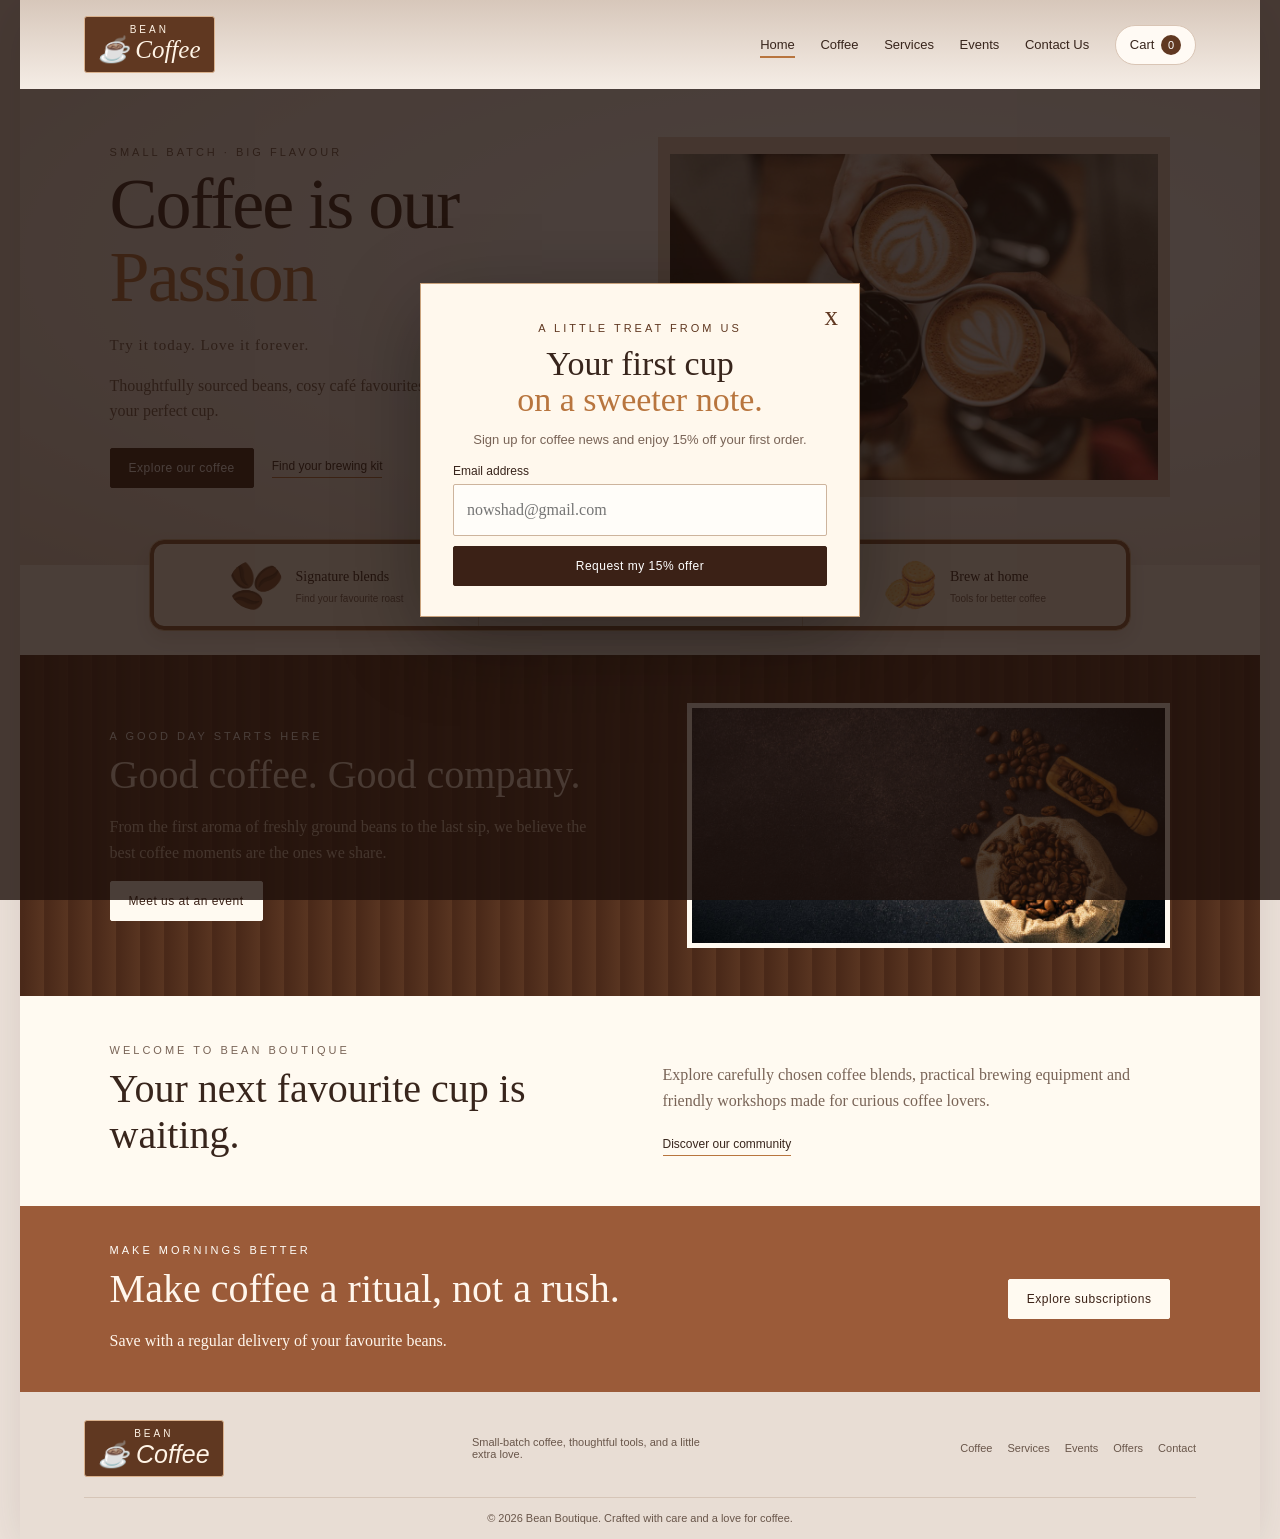
<file: index.html>
<!DOCTYPE html>
<html lang="en">

<head>
  <meta charset="UTF-8">
  <meta name="viewport" content="width=device-width, initial-scale=1">
  <meta name="description"
    content="Discover small-batch coffee, brewing equipment, events and subscriptions at Bean Boutique.">
  <title>Bean Boutique | Coffee is Our Passion</title>
  <link rel="stylesheet" href="style.css">
  <script src="script.js" defer></script>
</head>

<body data-page="home">
  <div class="site-shell">
    <header class="site-header">
      <a class="logo" href="index.html"><small>BEAN</small><span>☕ Coffee</span></a>
      <button class="nav-toggle" aria-label="Open navigation" aria-expanded="false">☰</button>
      <nav class="main-nav" aria-label="Main navigation">
        <a class="active" href="index.html">Home</a>
        <a href="coffee.html">Coffee</a>
        <a href="services.html">Services</a>
        <a href="events.html">Events</a>
        <a href="contact.html">Contact Us</a>
        <a class="nav-cart" href="cart.html">Cart <span class="cart-count">0</span></a>
      </nav>
    </header>

    <main>
      <section class="hero">
        <div class="hero-copy">
          <p class="eyebrow">Small batch · Big flavour</p>
          <h1>Coffee is our <em>Passion</em></h1>
          <p class="tagline">Try it today. Love it forever.</p>
          <p>Thoughtfully sourced beans, cosy café favourites and equipment for your perfect cup.</p>
          <div class="button-row">
            <a class="button" href="coffee.html">Explore our coffee</a>
            <a class="text-link" href="services.html">Find your brewing kit</a>
          </div>
        </div>

        <div class="hero-art slideshow">
          <img class="slide active" src="images/1.jpg" alt="Freshly made espresso">
          <img class="slide" src="images/4.png" alt="Coffee with latte art">
          <img class="slide" src="images/6.png" alt="Iced coffee served in a glass">
          <div class="slide-caption"><span>YOUR DAILY RITUAL</span>
            <strong>Made with care.</strong>
          </div>
        </div>
      </section>

      <section class="feature-strip" aria-label="Shop highlights">
        <a class="feature-tile" href="coffee.html">
          <img src="images/7.png" alt="Coffee beans">
          <span><strong>Signature blends</strong><small>Find your favourite roast</small></span>
        </a>
        <a class="feature-tile" href="coffee.html">
          <img src="images/8.png" alt="Chocolate treat">
          <span><strong>Little treats</strong><small>Something sweet with your cup</small></span>
        </a>
        <a class="feature-tile" href="services.html">
          <img src="images/9.png" alt="Coffee and biscuits">
          <span><strong>Brew at home</strong><small>Tools for better coffee</small></span>
        </a>
      </section>

      <section class="home-band">
        <div>
          <p class="eyebrow light">A good day starts here</p>
          <h2>Good coffee. Good company.</h2>
          <p>From the first aroma of freshly ground beans to the last sip, we believe the best coffee moments are the ones we share.</p>
          <a class="button button-light" href="events.html">Meet us at an event</a>
        </div>
        <img src="images/10.jpeg" alt="Coffee shop atmosphere">
      </section>

      <section class="section intro-grid">
        <div>
          <p class="eyebrow">Welcome to Bean Boutique</p>
          <h2>Your next favourite cup is waiting.</h2>
        </div>

        <div>
          <p>Explore carefully chosen coffee blends, practical brewing equipment and friendly workshops made for curious coffee lovers.</p>
          <a class="text-link" href="events.html">Discover our community</a>
        </div>
      </section>

      <section class="offer-banner">
        <div>
          <p class="eyebrow light">Make mornings better</p>
          <h2>Make coffee a ritual, not a rush.</h2>
          <p>Save with a regular delivery of your favourite beans.</p>
        </div>
        <a class="button button-light" href="offers.html">Explore subscriptions</a>
      </section>
    </main>

    <footer class="site-footer">
      <div class="footer-top">
        <a class="logo" href="index.html"><small>BEAN</small><span>☕ Coffee</span></a>
        <p>Small-batch coffee, thoughtful tools, and a little extra love.</p>
        <div class="footer-links">
          <a href="coffee.html">Coffee</a>
          <a href="services.html">Services</a>
          <a href="events.html">Events</a>
          <a href="offers.html">Offers</a>
          <a href="contact.html">Contact</a>
        </div>
      </div>

      <p class="copyright">© 2026 Bean Boutique. Crafted with care and a love for coffee.</p>
    </footer>
  </div>

  <div class="modal-backdrop" id="welcome-modal" role="dialog" aria-modal="true" aria-labelledby="modal-title" hidden>
    <div class="modal-card">
      <button class="modal-close" type="button" aria-label="Close offer">x</button>
      
      <p class="eyebrow">A little treat from us</p>
      <h2 id="modal-title">Your first cup<br><em>on a sweeter note.</em></h2>
      <p>Sign up for coffee news and enjoy 15% off your first order.</p>
      
      <form class="email-form" data-mailto-form data-subject="Bean Boutique first-order offer">
        <label for="offer-email">Email address</label>
        <input id="offer-email" name="email" type="email" placeholder="nowshad@gmail.com" required>
        <div class="form-trap" aria-hidden="true">
          <label>Leave this field empty
            <input name="website" tabindex="-1" autocomplete="off">
          </label>
        </div>
        <button class="button full-width" type="submit">Request my 15% offer</button>
      </form>
    </div>
  </div>
</body>
</html>
</file>
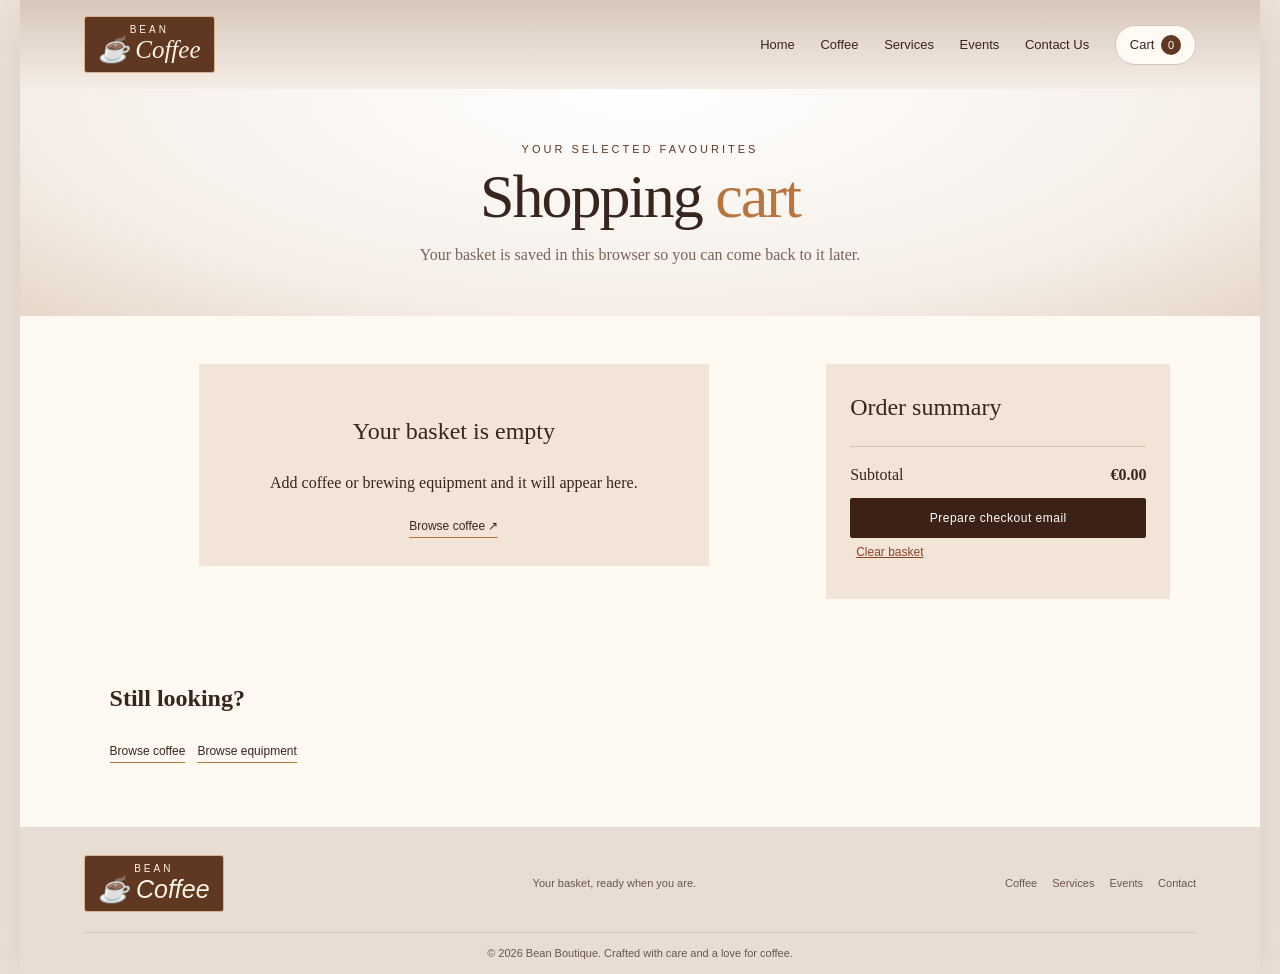
<file: cart.html>
<!DOCTYPE html>
<html lang="en">

<head>
  <meta charset="UTF-8">
  <meta name="viewport" content="width=device-width, initial-scale=1">
  <title>Your Shopping Cart | Bean Boutique</title>
  <link rel="stylesheet" href="style.css">
  <script src="script.js" defer></script>
</head>

<body data-page="cart">
  <div class="site-shell">
    <header class="site-header"><a class="logo" href="index.html">
      <small>BEAN</small><span>☕ Coffee</span></a><button
      class="nav-toggle" aria-label="Open navigation" aria-expanded="false">☰</button>
      <nav class="main-nav" aria-label="Main navigation">
        <a href="index.html">Home</a>
        <a href="coffee.html">Coffee</a>
        <a href="services.html">Services</a>
        <a href="events.html">Events</a>
        <a href="contact.html">Contact Us</a>
        <a class="nav-cart active" href="cart.html">Cart <span class="cart-count">0</span></a>
      </nav>
    </header>
    <main>
      <section class="page-hero">
        <p class="eyebrow">Your selected favourites</p>
        <h1>Shopping <em>cart</em></h1>
        <p>Your basket is saved in this browser so you can come back to it later.</p>
      </section>
      <section class="section cart-layout">
        <div class="cart-items" id="cart-items" aria-live="polite"></div>
        <aside class="cart-summary">
          <h2>Order summary</h2>
          <div class="summary-line"><span>Subtotal</span>
            <strong id="cart-subtotal">€0.00</strong></div>
            
            <button class="button full-width" id="checkout-button" type="button">Prepare checkout email</button>
            <button class="text-button" id="clear-cart" type="button">Clear basket</button>
            <p id="checkout-message" class="form-message" aria-live="polite"></p>
        </aside>
      </section>
      <section class="section small-section">
        <h2>Still looking?</h2>
        <p>
          <a class="text-link" href="coffee.html">Browse coffee</a> &nbsp;
          <a class="text-link" href="services.html">Browse equipment</a>
        </p>
      </section>
    </main>
    <footer class="site-footer">
      <div class="footer-top">
        <a class="logo" href="index.html"><small>BEAN</small><span>☕ Coffee</span></a>
        <p>Your basket, ready when you are.</p>
        
        <div class="footer-links">
          <a href="coffee.html">Coffee</a>
          <a href="services.html">Services</a>
          <a href="events.html">Events</a>
          <a href="contact.html">Contact</a>
        </div>
      </div>
      
      <p class="copyright">© 2026 Bean Boutique. Crafted with care and a love for coffee.</p>
    </footer>
  </div>
</body>

</html>
</file>
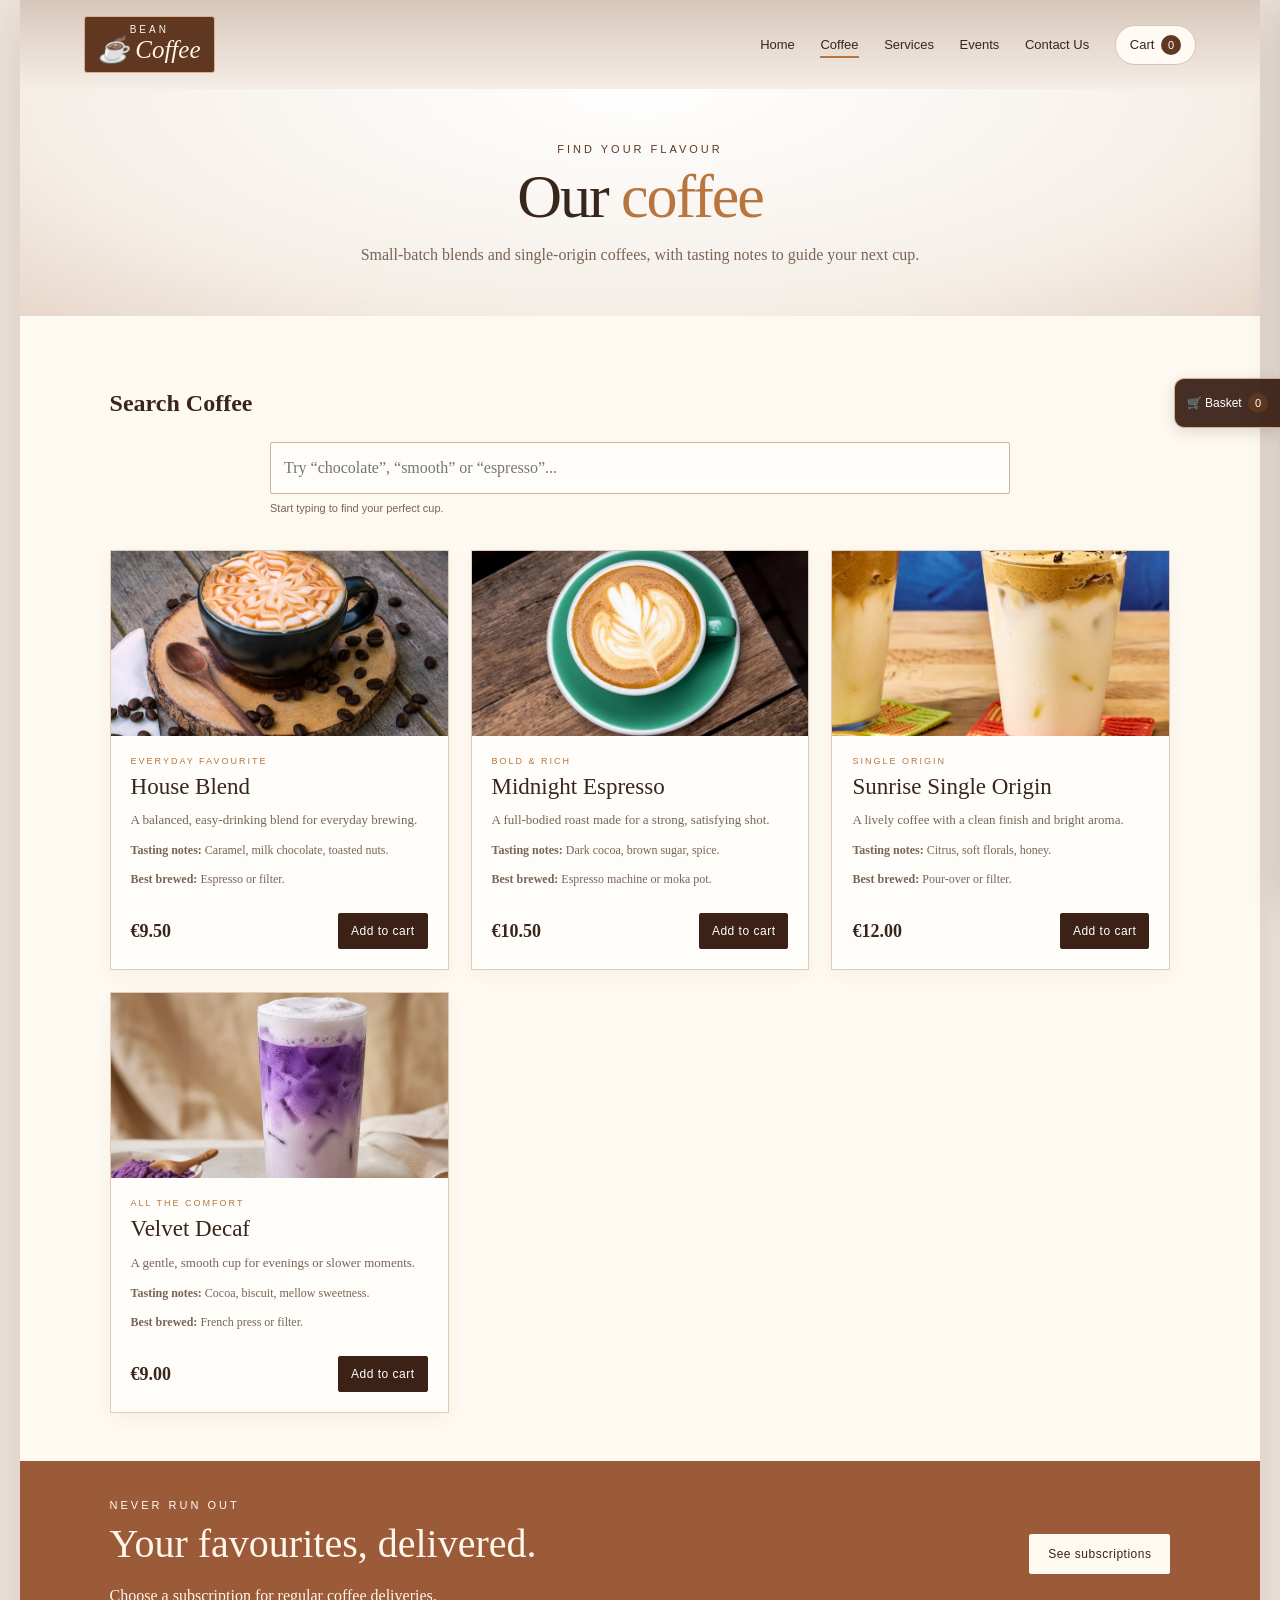
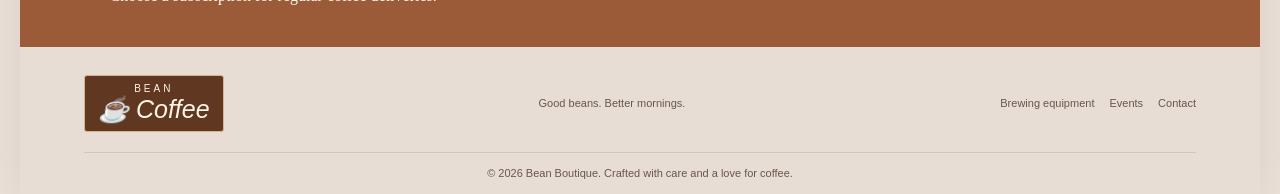
<file: coffee.html>
<!DOCTYPE html>
<html lang="en">

<head>
  <meta charset="UTF-8">
  <meta name="viewport" content="width=device-width, initial-scale=1">
  <title>Coffee Selection | Bean Boutique</title>
  <link rel="stylesheet" href="style.css">
  <script src="script.js" defer></script>
</head>

<body data-page="coffee">
  <div class="site-shell">
    <header class="site-header">
      <a class="logo" href="index.html"><small>BEAN</small><span>☕ Coffee</span></a>
      <button class="nav-toggle" aria-label="Open navigation" aria-expanded="false">☰</button>
      <nav class="main-nav" aria-label="Main navigation">
        <a href="index.html">Home</a>
        <a class="active" href="coffee.html">Coffee</a>
        <a href="services.html">Services</a>
        <a href="events.html">Events</a>
        <a href="contact.html">Contact Us</a>
        <a class="nav-cart" href="cart.html">Cart <span class="cart-count">0</span></a>
      </nav>
    </header>


    <main>
      <section class="page-hero">
        <p class="eyebrow">Find your flavour</p>
        <h1>Our <em>coffee</em></h1>
        <p>Small-batch blends and single-origin coffees, with tasting notes to guide your next cup.</p>
      </section>

      <section class="section">
        <h2>Search Coffee</h2>
        <div class="search-row">

          <input id="product-search" class="search-input" type="search"
            placeholder="Try “chocolate”, “smooth” or “espresso”..." data-search>
          <p class="search-hint" aria-live="polite">Start typing to find your perfect cup.</p>
        </div>

        <div class="product-grid" id="coffee-products">
          <article class="product-card" data-product-card data-name="House Blend"
            data-description="Balanced, smooth, caramel, chocolate, espresso filter" data-id="house-blend"
            data-price="9.50">

            <img src="images/19.jpg" alt="Roasted coffee beans">

            <div class="product-body">
              <p class="product-type">EVERYDAY FAVOURITE</p>
              <h2>House Blend</h2>
              <p>A balanced, easy-drinking blend for everyday brewing.</p>
              <p class="tasting"><strong>Tasting notes:</strong> Caramel, milk chocolate, toasted nuts.</p>
              <p class="tasting"><strong>Best brewed:</strong> Espresso or filter.</p>

              <div class="product-bottom">
                <strong>€9.50</strong>
                <button class="button add-to-cart" type="button">Add to cart</button>
              </div>
            </div>
          </article>

          <article class="product-card" data-product-card data-name="Midnight Espresso"
            data-description="Bold dark cocoa brown sugar espresso moka pot" data-id="midnight-espresso"
            data-price="10.50">
            <img src="images/16.webp" alt="Dark espresso coffee">

            <div class="product-body">
              <p class="product-type">BOLD & RICH</p>
              <h2>Midnight Espresso</h2>
              <p>A full-bodied roast made for a strong, satisfying shot.</p>
              <p class="tasting"><strong>Tasting notes:</strong> Dark cocoa, brown sugar, spice.</p>
              <p class="tasting"><strong>Best brewed:</strong> Espresso machine or moka pot.</p>

              <div class="product-bottom">
                <strong>€10.50</strong>
                <button class="button add-to-cart" type="button">Add to cart</button>
              </div>
            </div>
          </article>

          <article class="product-card" data-product-card data-name="Sunrise Single Origin"
            data-description="Bright citrus floral honey pour over filter" data-id="sunrise-origin" data-price="12.00">

            <img src="images/17.webp" alt="Fresh coffee in a cup">

            <div class="product-body">
              <p class="product-type">SINGLE ORIGIN</p>
              <h2>Sunrise Single Origin</h2>
              <p>A lively coffee with a clean finish and bright aroma.</p>
              <p class="tasting"><strong>Tasting notes:</strong> Citrus, soft florals, honey.</p>
              <p class="tasting"><strong>Best brewed:</strong> Pour-over or filter.</p>
              <div class="product-bottom">
                <strong>€12.00</strong>
                <button class="button add-to-cart" type="button">Add to cart</button>
              </div>
            </div>
          </article>


          <article class="product-card" data-product-card data-name="Velvet Decaf"
            data-description="Smooth decaf cocoa biscuit French press filter" data-id="velvet-decaf" data-price="9.00">

            <img src="images/18.webp" alt="Coffee served over ice">

            <div class="product-body">
              <p class="product-type">ALL THE COMFORT</p>
              <h2>Velvet Decaf</h2>
              <p>A gentle, smooth cup for evenings or slower moments.</p>
              <p class="tasting"><strong>Tasting notes:</strong> Cocoa, biscuit, mellow sweetness.</p>
              <p class="tasting"><strong>Best brewed:</strong> French press or filter.</p>

              <div class="product-bottom">
                <strong>€9.00</strong>
                <button class="button add-to-cart" type="button">Add to cart</button>
              </div>
            </div>
          </article>
        </div>

        <p class="empty-search" hidden>No coffee matched that search. Try another word.</p>
      </section>

      <section class="offer-banner">
        <div>
          <p class="eyebrow light">Never run out</p>
          <h2>Your favourites, delivered.</h2>
          <p>Choose a subscription for regular coffee deliveries.</p>
        </div>
        <a class="button button-light" href="offers.html">See subscriptions</a>
      </section>
    </main>

    <footer class="site-footer">
      <div class="footer-top">
        <a class="logo" href="index.html"><small>BEAN</small><span>☕ Coffee</span></a>
        <p>Good beans. Better mornings.</p>
        <div class="footer-links">
          <a href="services.html">Brewing equipment</a>
          <a href="events.html">Events</a>
          <a href="contact.html">Contact</a>
        </div>
      </div>

      <p class="copyright">© 2026 Bean Boutique. Crafted with care and a love for coffee.</p>
    </footer>
  </div>
</body>

</html>
</file>
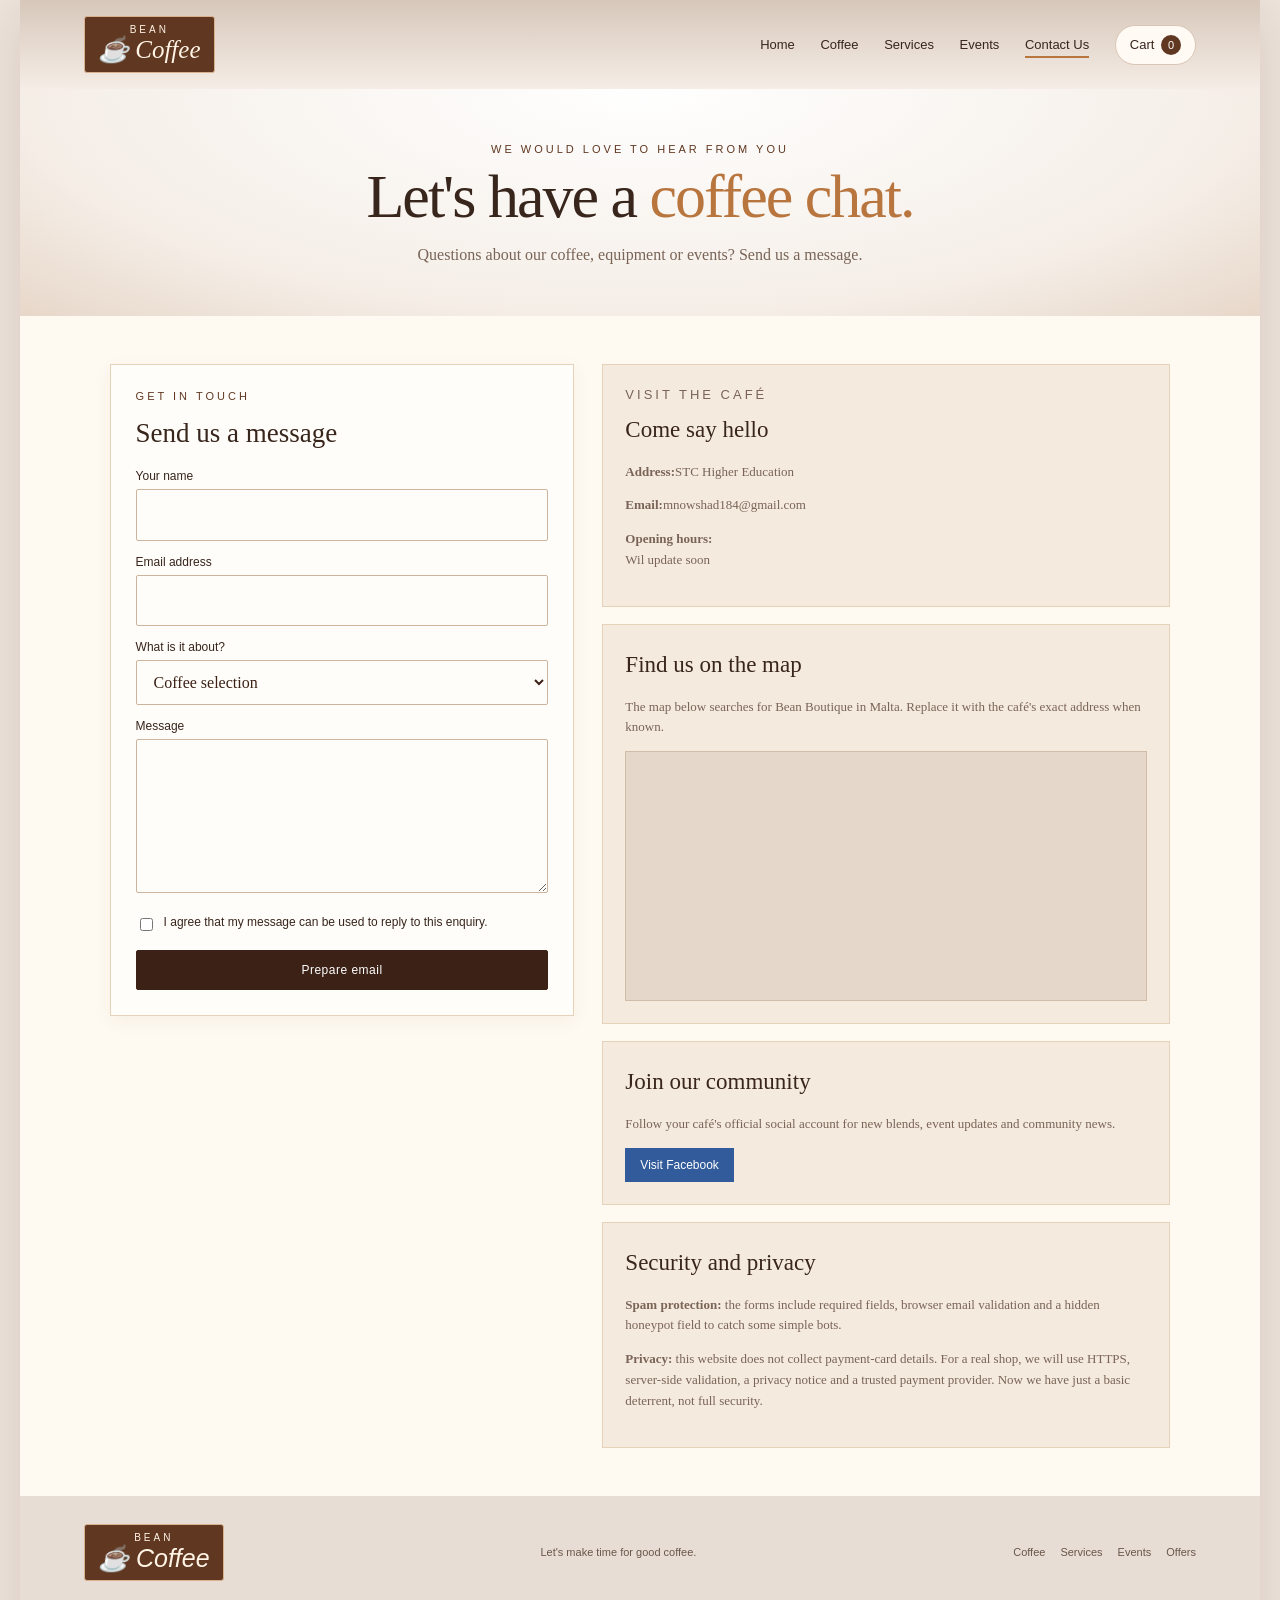
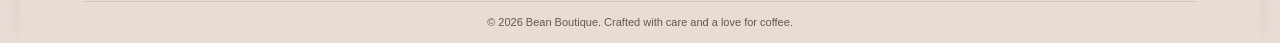
<file: contact.html>
<!DOCTYPE html>
<html lang="en">

<head>
  <meta charset="UTF-8">
  <meta name="viewport" content="width=device-width, initial-scale=1">
  <title>Contact Us | Bean Boutique</title>
  <link rel="stylesheet" href="style.css">
  <script src="script.js" defer></script>
</head>

<body data-page="contact">
  <div class="site-shell">
    <header class="site-header"><a class="logo" href="index.html"><small>BEAN</small><span>☕ Coffee</span></a>
      <button class="nav-toggle" aria-label="Open navigation" aria-expanded="false">☰</button>
      <nav class="main-nav" aria-label="Main navigation">
        <a href="index.html">Home</a>
        <a href="coffee.html">Coffee</a>
        <a href="services.html">Services</a>
        <a href="events.html">Events</a>
        <a class="active" href="contact.html">Contact Us</a>
        <a class="nav-cart" href="cart.html">Cart <span class="cart-count">0</span></a>
      </nav>
    </header>

    <main>
      <section class="page-hero">
        <p class="eyebrow">We would love to hear from you</p>
        <h1>Let's have a <em>coffee chat.</em></h1>
        <p>Questions about our coffee, equipment or events? Send us a message.</p>
      </section>

      <section class="section contact-grid">
        <form class="form-card" data-mailto-form data-subject="Message from Bean Boutique website">
          <p class="eyebrow">Get in touch</p>
          <h2>Send us a message</h2>
          <label for="contact-name">Your name</label>
          <input id="contact-name" name="name" required>
          <label for="contact-email">Email address</label>
          <input id="contact-email" name="email" type="email" required>
          <label for="contact-topic">What is it about?</label>
          <select id="contact-topic" name="topic">
            <option>Coffee selection</option>
            <option>Brewing equipment</option>
            <option>Events and workshops</option>
            <option>Subscriptions</option>
            <option>Other question</option>
          </select>

          <label for="contact-message">Message</label>
          <textarea id="contact-message" name="message" rows="5" required></textarea>

          <div class="form-trap" aria-hidden="true">
            <label>Leave this field empty<input name="website" tabindex="-1" autocomplete="off"></label>
          </div>

          <label class="checkbox-line">
            <input type="checkbox" required> I agree that my message can be used to reply to this enquiry.
          </label>
          <button class="button full-width" type="submit">Prepare email</button>
        </form>

        <div class="contact-side">
          <article class="contact-info">
            <p class="eyebrow">Visit the café</p>
            <h2>Come say hello</h2>
            <p><strong>Address:</strong>STC Higher Education</p>
            <p><strong>Email:</strong>mnowshad184@gmail.com</p>
            <p><strong>Opening hours:</strong><br>Wil update soon</p>
          </article>
          
          <article class="widget-card">
            <h2>Find us on the map</h2>
            <p>The map below searches for Bean Boutique in Malta. Replace it with the café's exact address when known.
            </p>

            <div class="map-frame">
              <iframe title="Map search for Bean Boutique in Malta"
                src="https://www.google.com/maps/embed?pb=!1m18!1m12!1m3!1d3230.859840891885!2d14.473828144756292!3d35.92593057767442!2m3!1f0!2f0!3f0!3m2!1i1024!2i768!4f13.1!3m3!1m2!1s0x130e4561435a0f4b%3A0x3c0bed8e64806d6f!2sSTC%20Higher%20Education!5e0!3m2!1sen!2smt!4v1793056817042!5m2!1sen!2smt"
                width="600" height="450" style="border:0;" allowfullscreen="" loading="lazy"
                referrerpolicy="strict-origin-when-cross-origin">
              </iframe>"

            </div>
          </article>

          <article class="widget-card">
            <h2>Join our community</h2>
            <p>Follow your café's official social account for new blends, event updates and community news.</p>
            <a class="social-button" href="https://www.facebook.com/" target="_blank" rel="noopener noreferrer">Visit
              Facebook</a>
          </article>

          <article class="widget-card security-card">
            <h2>Security and privacy</h2>
            <p><strong>Spam protection:</strong> the forms include required fields, browser email validation and a
              hidden honeypot field to catch some simple bots.</p>
            <p><strong>Privacy:</strong> this website does not collect payment-card details. For a real shop, we will
              use HTTPS,
              server-side validation, a privacy notice and a trusted payment provider. Now we have just a basic
              deterrent, not full security.</p>
          </article>
        </div>
      </section>
    </main>

    <footer class="site-footer">
      <div class="footer-top">
        <a class="logo" href="index.html"><small>BEAN</small><span>☕ Coffee</span></a>
        <p>Let's make time for good coffee.</p>
        <div class="footer-links">
          <a href="coffee.html">Coffee</a>
          <a href="services.html">Services</a>
          <a href="events.html">Events</a>
          <a href="offers.html">Offers</a>
        </div>
      </div>
      
      <p class="copyright">© 2026 Bean Boutique. Crafted with care and a love for coffee.</p>
    </footer>
  </div>
</body>

</html>
</file>
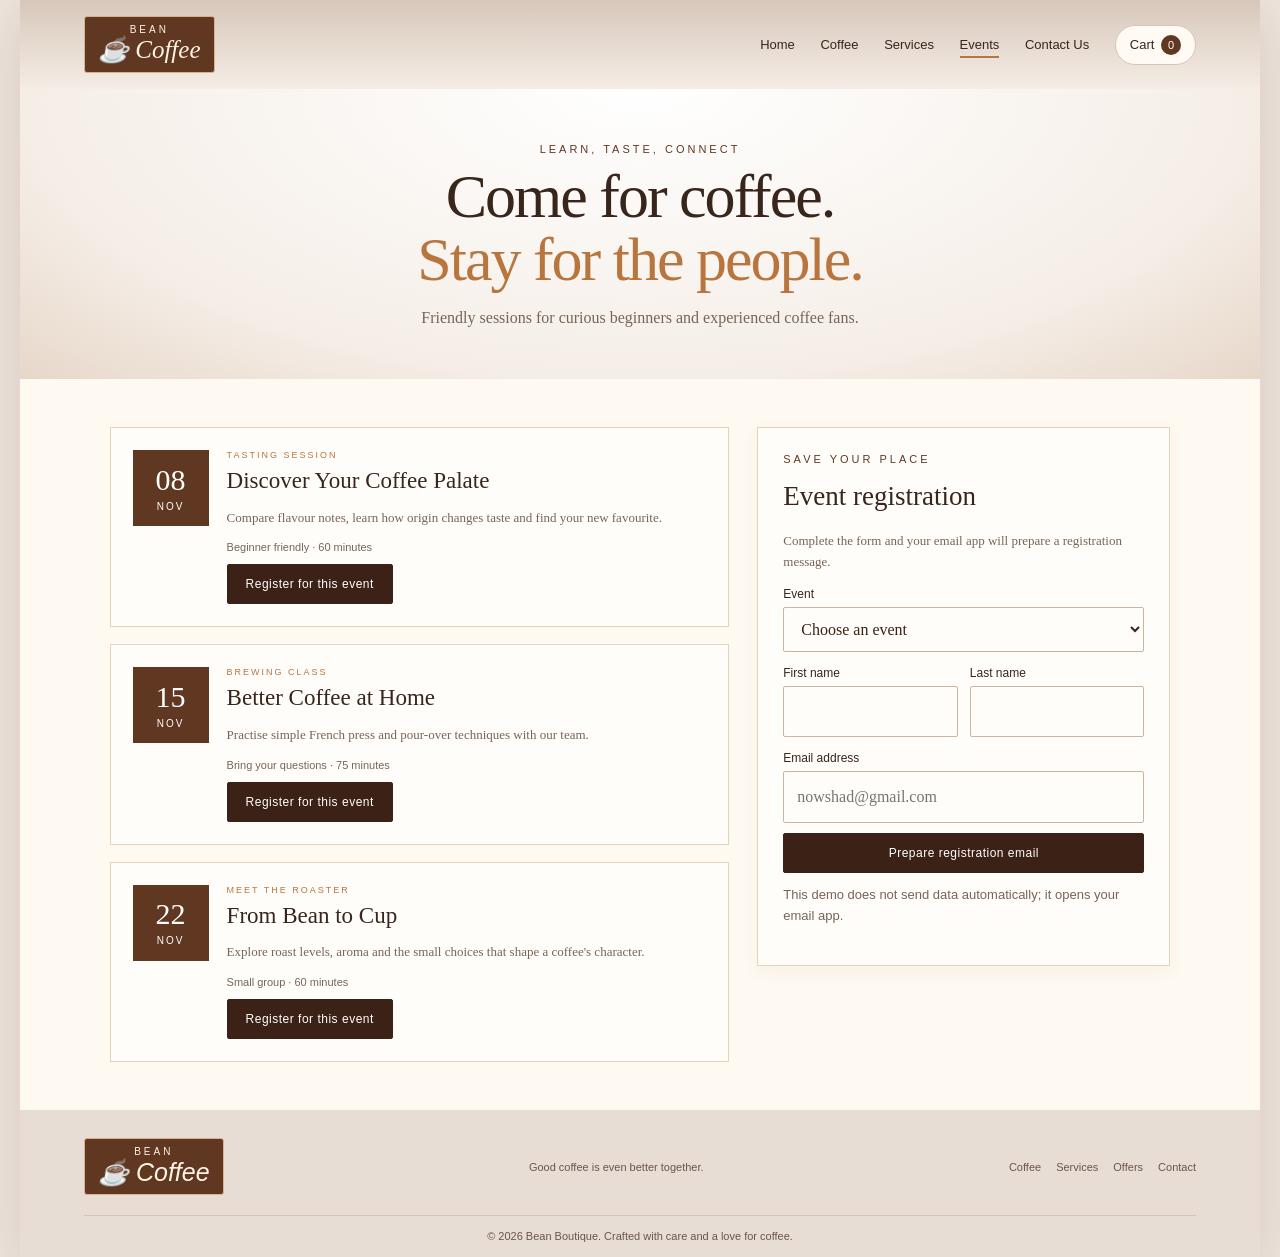
<file: events.html>
<!DOCTYPE html>
<html lang="en">

<head>
  <meta charset="UTF-8">
  <meta name="viewport" content="width=device-width, initial-scale=1">
  <title>Events & Workshops | Bean Boutique</title>
  <link rel="stylesheet" href="style.css">
  <script src="script.js" defer></script>
</head>

<body data-page="events">
  <div class="site-shell">
    <header class="site-header">
      <a class="logo" href="index.html"><small>BEAN</small><span>☕ Coffee</span></a>
      <button class="nav-toggle" aria-label="Open navigation" aria-expanded="false">☰</button>
      
      <nav class="main-nav" aria-label="Main navigation">
        <a href="index.html">Home</a>
        <a href="coffee.html">Coffee</a>
        <a href="services.html">Services</a>
        <a class="active" href="events.html">Events</a>
        <a href="contact.html">Contact Us</a>
        <a class="nav-cart" href="cart.html">Cart <span class="cart-count">0</span></a>
      </nav>
    </header>

    <main>
      <section class="page-hero">
        <p class="eyebrow">Learn, taste, connect</p>
        <h1>Come for coffee.<br><em>Stay for the people.</em></h1>
        <p>Friendly sessions for curious beginners and experienced coffee fans.</p>
      </section>
      <section class="section event-layout">
        <div class="event-list">
          <article class="event-card">
            <div class="event-date"><span>08</span><small>NOV</small></div>
            
            <div>
              <p class="product-type">TASTING SESSION</p>
              <h2>Discover Your Coffee Palate</h2>
              <p>Compare flavour notes, learn how origin changes taste and find your new favourite.</p>
              <p class="event-meta">Beginner friendly · 60 minutes</p>
              <button class="button event-select" type="button"
                data-event="Discover Your Coffee Palate">Register for this event</button>
            </div>
          </article>

          <article class="event-card">
            <div class="event-date"><span>15</span><small>NOV</small></div>

            <div>
              <p class="product-type">BREWING CLASS</p>
              <h2>Better Coffee at Home</h2>
              <p>Practise simple French press and pour-over techniques with our team.</p>
              <p class="event-meta">Bring your questions · 75 minutes</p><button class="button event-select"
                type="button" data-event="Better Coffee at Home">Register for this event</button>
            </div>
          </article>

          <article class="event-card">
            <div class="event-date"><span>22</span><small>NOV</small></div>

            <div>
              <p class="product-type">MEET THE ROASTER</p>
              <h2>From Bean to Cup</h2>
              <p>Explore roast levels, aroma and the small choices that shape a coffee's character.</p>
              <p class="event-meta">Small group · 60 minutes</p><button class="button event-select" type="button"
                data-event="From Bean to Cup">Register for this event</button>
            </div>
          </article>
        </div>

        <form class="form-card" id="event-form" data-mailto-form data-subject="Bean Boutique event registration">
          <p class="eyebrow">Save your place</p>
          <h2>Event registration</h2>
          <p>Complete the form and your email app will prepare a registration message.</p>
          <label for="event-name">Event</label>
          <select id="event-name" name="event" required>
            <option value="">Choose an event</option>
            <option>Discover Your Coffee Palate</option>
            <option>Better Coffee at Home</option>
            <option>From Bean to Cup</option>
          </select>

          <div class="two-fields">
            <div>
              <label for="first-name">First name</label>
              <input id="first-name" name="firstName" required>
            </div>

            <div>
              <label for="last-name">Last name</label>
              <input id="last-name" name="lastName" required>
            </div>
          </div>

          <label for="event-email">Email address</label>
          <input id="event-email" name="email" type="email" required placeholder="nowshad@gmail.com">
          <div class="form-trap" aria-hidden="true">
            <label>Leave this field empty
              <input name="website" tabindex="-1" autocomplete="off"></label>
            </div>

          <button class="button full-width" type="submit">Prepare registration email</button>
          <p class="fine-print">This demo does not send data automatically; it opens your email app.</p>
        </form>
      </section>
    </main>

    <footer class="site-footer">
      <div class="footer-top">
        <a class="logo" href="index.html"><small>BEAN</small><span>☕ Coffee</span></a>
        <p>Good coffee is even better together.</p>
        <div class="footer-links">
          <a href="coffee.html">Coffee</a>
          <a href="services.html">Services</a>
          <a href="offers.html">Offers</a>
          <a href="contact.html">Contact</a>
        </div>
      </div>
      
      <p class="copyright">© 2026 Bean Boutique. Crafted with care and a love for coffee.</p>
    </footer>
  </div>
</body>
</html>
</file>
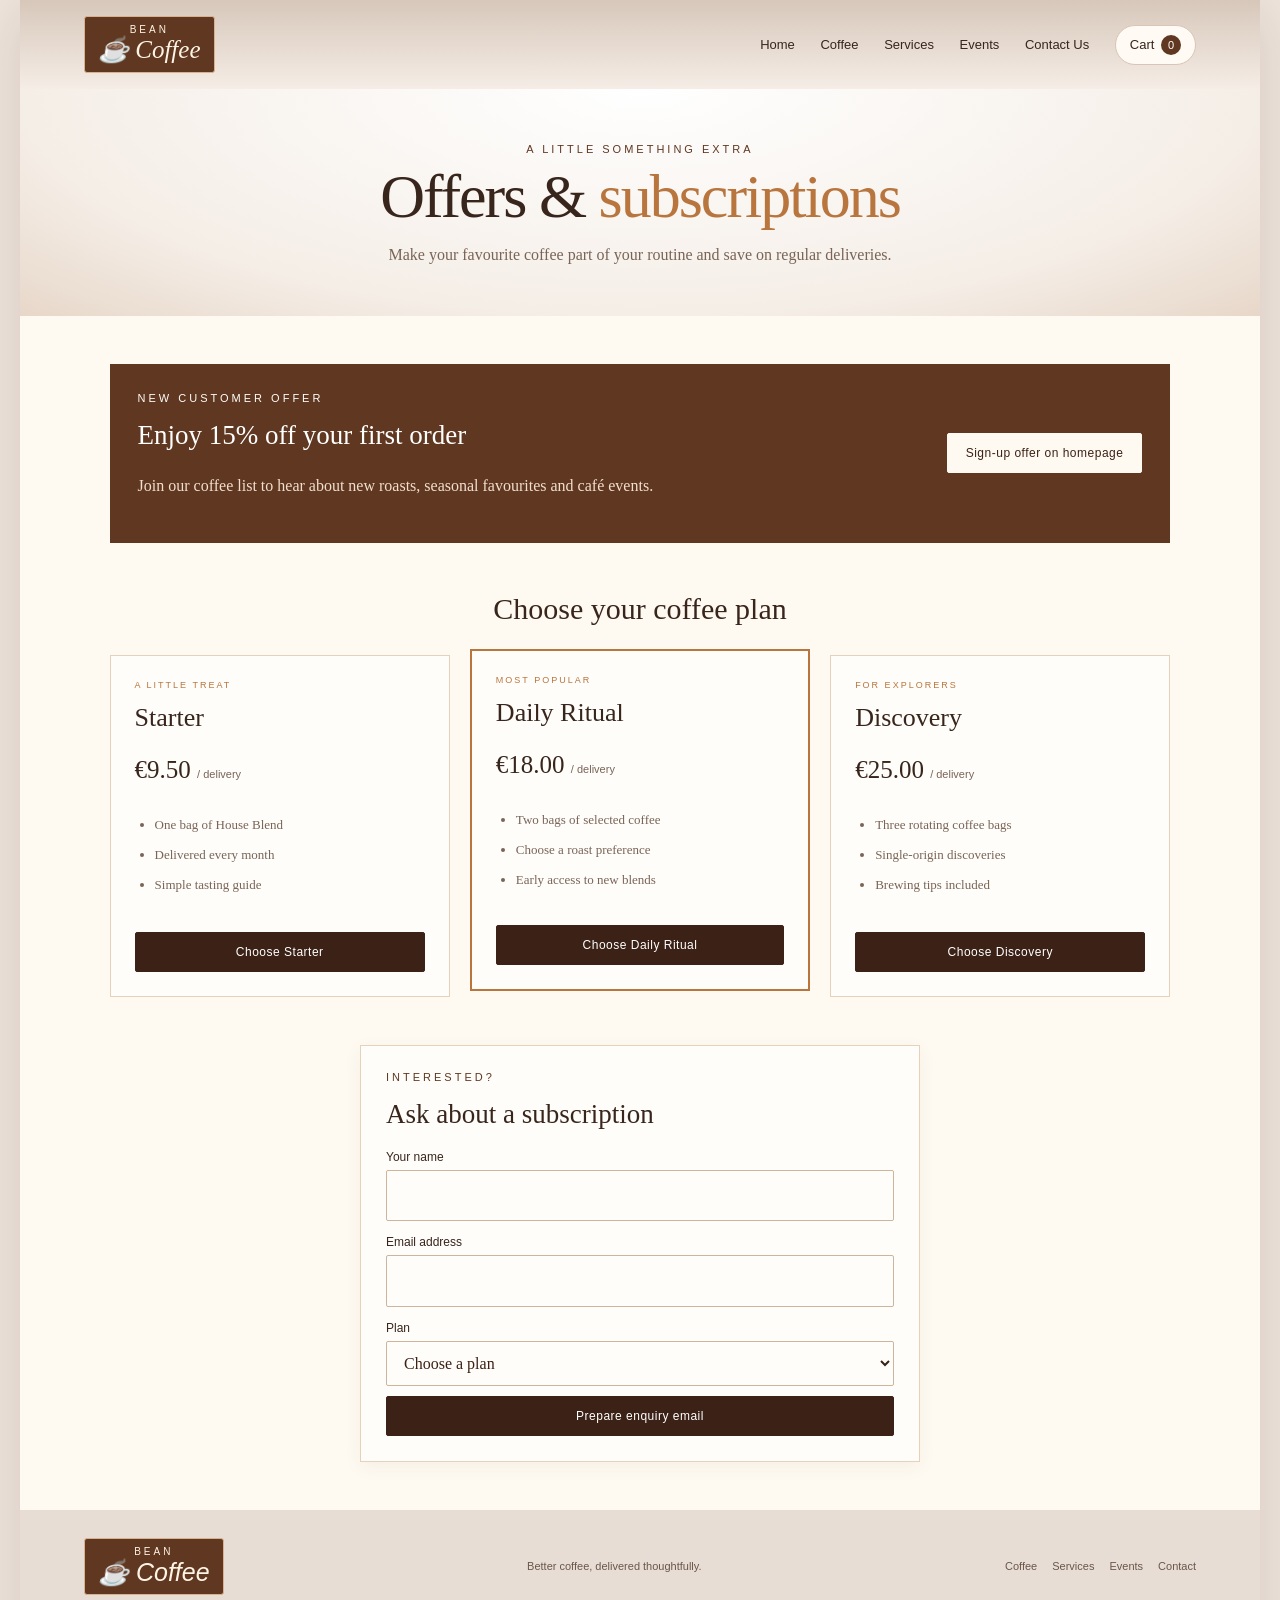
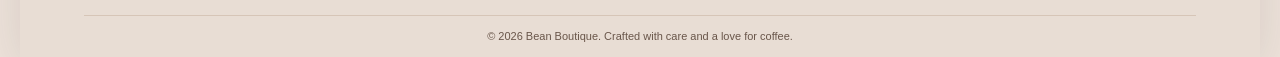
<file: offers.html>
<!DOCTYPE html>
<html lang="en">

<head>
  <meta charset="UTF-8">
  <meta name="viewport" content="width=device-width, initial-scale=1">
  <title>Special Offers & Subscriptions | Bean Boutique</title>
  <link rel="stylesheet" href="style.css">
  <script src="script.js" defer></script>
</head>

<body data-page="offers">
  <div class="site-shell">
    <header class="site-header"><a class="logo" href="index.html"><small>BEAN</small><span>☕ Coffee</span></a><button
        class="nav-toggle" aria-label="Open navigation" aria-expanded="false">☰</button>
      <nav class="main-nav" aria-label="Main navigation">
        <a href="index.html">Home</a>
        <a href="coffee.html">Coffee</a>
        <a href="services.html">Services</a>
        <a href="events.html">Events</a>
        <a href="contact.html">Contact Us</a>
        <a class="nav-cart" href="cart.html">Cart <span class="cart-count">0</span></a>
      </nav>
    </header>

    <main>
      <section class="page-hero">
        <p class="eyebrow">A little something extra</p>
        <h1>Offers & <em>subscriptions</em></h1>
        <p>Make your favourite coffee part of your routine and save on regular deliveries.</p>
      </section>

      <section class="section">
        <div class="promo-card">
          <div>
            <p class="eyebrow light">New customer offer</p>
            <h2>Enjoy 15% off your first order</h2>
            <p>Join our coffee list to hear about new roasts, seasonal favourites and café events.</p>
          </div>
          <a class="button button-light" href="index.html#signup">Sign-up offer on homepage</a>
        </div>

        <h2 class="center-heading">Choose your coffee plan</h2>
        <div class="subscription-grid">
          <article class="subscription-card">
            <p class="product-type">A LITTLE TREAT</p>
            <h2>Starter</h2>
            <p class="plan-price">€9.50 <small>/ delivery</small></p>
            <ul>
              <li>One bag of House Blend</li>
              <li>Delivered every month</li>
              <li>Simple tasting guide</li>
            </ul>
            <button class="button subscribe-button" type="button" data-plan="Starter subscription">
              Choose Starter
            </button>
          </article>

          <article class="subscription-card featured-plan">
            <p class="product-type">MOST POPULAR</p>
            <h2>Daily Ritual</h2>
            <p class="plan-price">€18.00 <small>/ delivery</small></p>

            <ul>
              <li>Two bags of selected coffee</li>
              <li>Choose a roast preference</li>
              <li>Early access to new blends</li>
            </ul>
            <button class="button subscribe-button" type="button" data-plan="Daily Ritual subscription">
              Choose Daily Ritual
            </button>
          </article>

          <article class="subscription-card">
            <p class="product-type">FOR EXPLORERS</p>
            <h2>Discovery</h2>
            <p class="plan-price">€25.00 <small>/ delivery</small></p>
            
            <ul>
              <li>Three rotating coffee bags</li>
              <li>Single-origin discoveries</li>
              <li>Brewing tips included</li>
            </ul>
            <button class="button subscribe-button" type="button" data-plan="Discovery subscription">
              Choose Discovery
            </button>
          </article>
        </div>
      </section>
      
      <section class="section subscribe-form-section">
        <form class="form-card" data-mailto-form data-subject="Bean Boutique subscription enquiry">
          <p class="eyebrow">Interested?</p>
          <h2>Ask about a subscription</h2>
          <label for="sub-name">Your name</label>
          <input id="sub-name" name="name" required>
          <label for="sub-email">Email address</label>
          <input id="sub-email" name="email" type="email" required>
          <label for="sub-plan">Plan</label>
          <select id="sub-plan" name="plan" required>
            <option value="">Choose a plan</option>
            <option>Starter</option>
            <option>Daily Ritual</option>
            <option>Discovery</option>
          </select>

          <div class="form-trap" aria-hidden="true">
            <label>Leave this field empty<input name="website" tabindex="-1" autocomplete="off"></label>
          </div>
          <button class="button full-width" type="submit">Prepare enquiry email</button>
        </form>
      </section>
    </main>

    <footer class="site-footer">
      <div class="footer-top">
        <a class="logo" href="index.html"><small>BEAN</small><span>☕ Coffee</span></a>
        <p>Better coffee, delivered thoughtfully.</p>
        <div class="footer-links">
          <a href="coffee.html">Coffee</a>
          <a href="services.html">Services</a>
          <a href="events.html">Events</a>
          <a href="contact.html">Contact</a>
        </div>
      </div>
      
      <p class="copyright">© 2026 Bean Boutique. Crafted with care and a love for coffee.</p>
    </footer>
  </div>
</body>

</html>
</file>
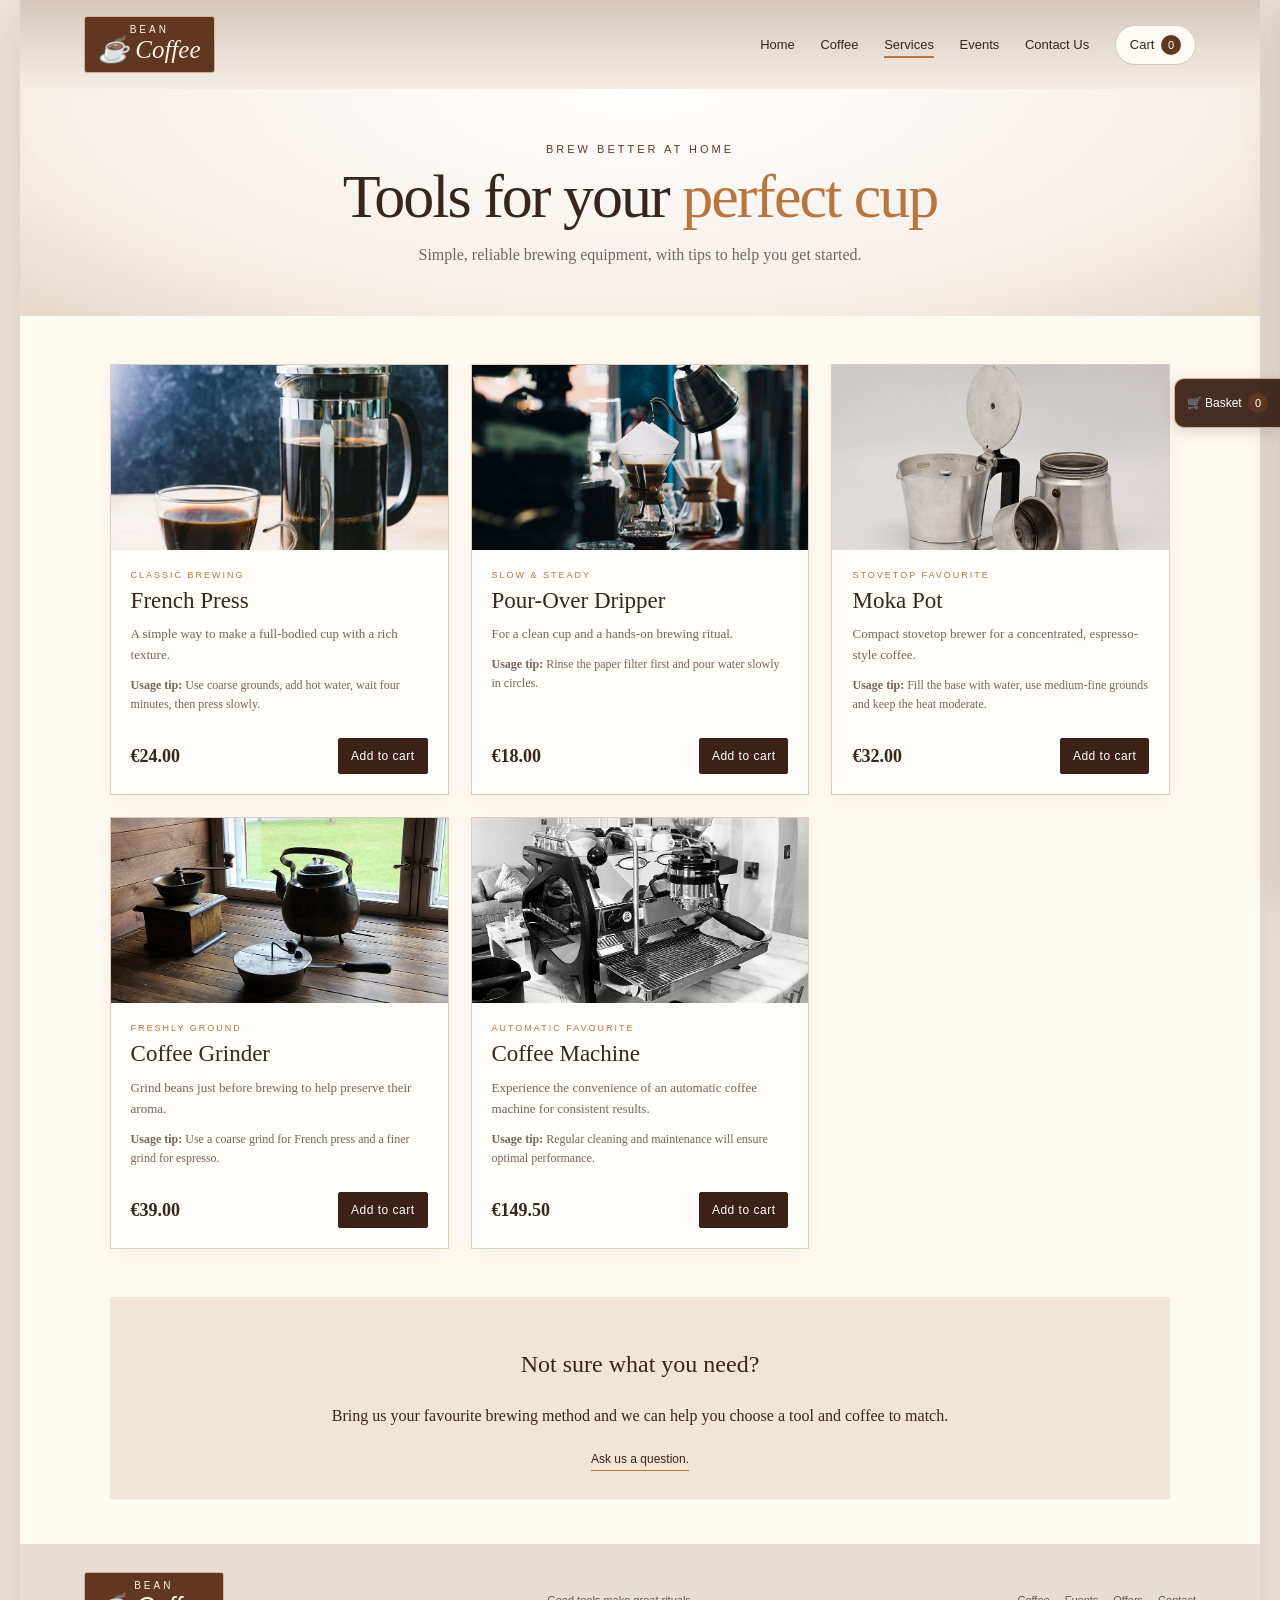
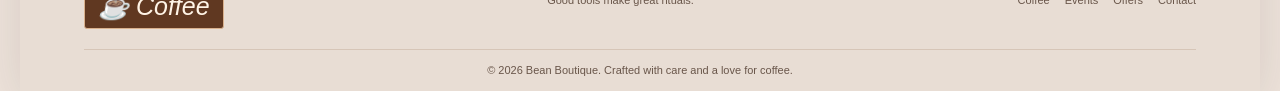
<file: services.html>
<!DOCTYPE html>
<html lang="en">

<head>
  <meta charset="UTF-8">
  <meta name="viewport" content="width=device-width, initial-scale=1">
  <title>Brewing Equipment | Bean Boutique</title>
  <link rel="stylesheet" href="style.css">
  <script src="script.js" defer></script>
</head>

<body data-page="services">
  <div class="site-shell">
    <header class="site-header"><a class="logo" href="index.html"><small>BEAN</small><span>☕ Coffee</span></a><button
        class="nav-toggle" aria-label="Open navigation" aria-expanded="false">☰</button>
      <nav class="main-nav" aria-label="Main navigation">
        <a href="index.html">Home</a>
        <a href="coffee.html">Coffee</a>
        <a class="active" href="services.html">Services</a>
        <a href="events.html">Events</a>
        <a href="contact.html">Contact Us</a>
        <a class="nav-cart" href="cart.html">Cart <span class="cart-count">0</span></a>
      </nav>
    </header>


    <main>
      <section class="page-hero">
        <p class="eyebrow">Brew better at home</p>
        <h1>Tools for your <em>perfect cup</em></h1>
        <p>Simple, reliable brewing equipment, with tips to help you get started.</p>
      </section>

      <section class="section">
        <div class="product-grid">
          <article class="product-card" data-product-card data-name="French Press"
            data-description="French press cafetiere full-bodied coffee easy to clean" data-id="french-press"
            data-price="24.00">
            <img src="images/11.webp" alt="Coffee brewing atmosphere">

            <div class="product-body">
              <p class="product-type">CLASSIC BREWING</p>
              <h2>French Press</h2>
              <p>A simple way to make a full-bodied cup with a rich texture.</p>
              <p class="tasting"><strong>Usage tip:</strong> Use coarse grounds, add hot water, wait four minutes, then
                press slowly.</p>
              <div class="product-bottom">
                <strong>€24.00</strong>
                <button class="button add-to-cart" type="button">Add to cart</button>
              </div>
            </div>
          </article>

          <article class="product-card" data-product-card data-name="Pour-Over Dripper"
            data-description="pour over filter coffee dripper control bright clean coffee" data-id="pour-over"
            data-price="18.00">
            <img src="images/12.jpg" alt="Coffee prepared for filter brewing">
            <div class="product-body">
              <p class="product-type">SLOW & STEADY</p>
              <h2>Pour-Over Dripper</h2>
              <p>For a clean cup and a hands-on brewing ritual.</p>
              <p class="tasting"><strong>Usage tip:</strong> Rinse the paper filter first and pour water slowly in
                circles.</p>

              <div class="product-bottom">
                <strong>€18.00</strong>
                <button class="button add-to-cart" type="button">Add to cart</button>
              </div>
            </div>
          </article>


          <article class="product-card" data-product-card data-name="Moka Pot"
            data-description="moka pot stovetop espresso strong coffee compact" data-id="moka-pot" data-price="32.00">
            <img src="images/13.jpg" alt="Strong espresso coffee">
            <div class="product-body">
              <p class="product-type">STOVETOP FAVOURITE</p>
              <h2>Moka Pot</h2>
              <p>Compact stovetop brewer for a concentrated, espresso-style coffee.</p>
              <p class="tasting"><strong>Usage tip:</strong> Fill the base with water, use medium-fine grounds and keep
                the heat moderate.</p>
              <div class="product-bottom">
                <strong>€32.00</strong>
                <button class="button add-to-cart" type="button">Add to cart</button>
              </div>
            </div>
          </article>


          <article class="product-card" data-product-card data-name="Coffee Grinder"
            data-description="coffee grinder fresh ground beans adjustable grind" data-id="coffee-grinder"
            data-price="39.00">
            <img src="images/14.JPG" alt="Coffee beans ready to grind">
            <div class="product-body">
              <p class="product-type">FRESHLY GROUND</p>
              <h2>Coffee Grinder</h2>
              <p>Grind beans just before brewing to help preserve their aroma.</p>
              <p class="tasting"><strong>Usage tip:</strong> Use a coarse grind for French press and a finer grind for
                espresso.</p>
              <div class="product-bottom">
                <strong>€39.00</strong>
                <button class="button add-to-cart" type="button">Add to cart</button>
              </div>
            </div>
          </article>

          <article class="product-card" data-product-card data-name="coffee machine" data-description="Automatic multi functional coffee machine"
          data-id="coffee-machine" data-price="149.50">
            <img src="images/15.jpg" alt="Automatic coffee machine">
            <div class="product-body">
              <p class="product-type">AUTOMATIC FAVOURITE</p>
              <h2>Coffee Machine</h2>
              <p>Experience the convenience of an automatic coffee machine for consistent results.</p>
              <p class="tasting"><strong>Usage tip:</strong> Regular cleaning and maintenance will ensure optimal performance.</p>
              <div class="product-bottom">
                <strong>€149.50</strong>
                <button class="button add-to-cart" type="button">Add to cart</button>
              </div>
            </div>
          </article>
        </div>
      </section>


      <section class="notice-box">
        <h2>Not sure what you need?</h2>
        <p>Bring us your favourite brewing method and we can help you choose a tool and coffee to match.</p><a
          class="text-link" href="contact.html">Ask us a question.</a>
      </section>
    </main>


    <footer class="site-footer">
      <div class="footer-top">
        <a class="logo" href="index.html"><small>BEAN</small><span>☕ Coffee</span></a>
        <p>Good tools make great rituals.</p>
        <div class="footer-links">
          <a href="coffee.html">Coffee</a>
          <a href="events.html">Events</a>
          <a href="offers.html">Offers</a>
          <a href="contact.html">Contact</a>
        </div>
      </div>

      <p class="copyright">© 2026 Bean Boutique. Crafted with care and a love for coffee.</p>
    </footer>
  </div>
</body>
</html>
</file>
<file: style.css>
:root {
  --dark: #3b2116;
  --brown: #603821;
  --caramel: #b8753e;
  --cream: #fffaf1;
  --muted: #796457;
  --pale: #f4e9dd;
  --line: #e5d2b9;
}

* {
  box-sizing: border-box;
}

html {
  scroll-behavior: smooth;
}

body {
  margin: 0;
  background: #eee4dc;
  color: #38251c;
  font-family: Georgia, "Times New Roman", serif;
  line-height: 1.6;
}

a {
  color: inherit;
  text-decoration: none;
}

img {
  max-width: 100%;
  display: block;
}

button,
input,
textarea,
select {
  font: inherit;
}

button,
.button {
  cursor: pointer;
}

.site-shell {
  max-width: 1240px;
  margin: 0 auto;
  background: var(--cream);
  box-shadow: 0 12px 50px #3b211622;
  min-height: 100vh;

}

.site-header {
  position: sticky;
  top: 0;
  z-index: 1000;
  min-height: 88px;
  padding: 16px clamp(18px, 5vw, 70px);
  display: flex;
  align-items: center;
  justify-content: space-between;
  gap: 24px;
  background: linear-gradient(#d7c7ba, #f5ede6);
}

.logo {
  display: inline-flex;
  flex-direction: column;
  align-items: center;
  justify-content: center;
  background: var(--brown);
  color: #fff4e6;
  padding: 7px 13px;
  border: 1px solid #d9b18d;
  border-radius: 3px;
  min-width: 130px;
  line-height: 1.2;
}

.logo small {
  font: 10px Arial, sans-serif;
  letter-spacing: 3px;
}

.logo span {
  font-style: italic;
  font-size: 25px;
}

.main-nav {
  display: flex;
  align-items: center;
  justify-content: flex-end;
  gap: clamp(12px, 2vw, 27px);
  flex-wrap: wrap;
  font: 13px Arial, sans-serif;
}

.main-nav a {
  padding: 9px 0;
  position: relative;
  white-space: nowrap;
}

.main-nav a:not(.nav-cart)::after {
  content: "";
  position: absolute;
  left: 0;
  bottom: 3px;
  width: 0;
  height: 2px;
  background: var(--caramel);
  transition: width .25s;
}

.main-nav a:hover::after,
.main-nav a.active::after {
  width: 100%;
}

.main-nav .nav-cart {
  background: #fffaf4;
  border: 1px solid #d9c5b5;
  border-radius: 30px;
  padding: 9px 14px;
}

.cart-count {
  display: inline-flex;
  min-width: 20px;
  height: 20px;
  align-items: center;
  justify-content: center;
  background: var(--brown);
  color: white;
  border-radius: 50%;
  font-size: 11px;
  margin-left: 3px;
}

.nav-toggle {
  display: none;
  border: 1px solid var(--brown);
  background: transparent;
  color: var(--brown);
  padding: 7px 10px;
  font-size: 20px;
}

.hero {
  display: grid;
  grid-template-columns: 1fr 1fr;
  align-items: center;
  gap: 35px;
  padding: 48px clamp(24px, 7vw, 95px) 68px;
  background: radial-gradient(ellipse at 70% 35%, #fff 0, #fff 25%, #f5eee7 68%, #e7d7c9 100%);
}

.hero-copy {
  max-width: 480px;
}

.eyebrow {
  margin: 0 0 10px;
  font: 11px Arial, sans-serif;
  letter-spacing: 3px;
  text-transform: uppercase;
  color: var(--brown);
}

.eyebrow.light {
  color: #fffdf9;
}

h1 {
  font-size: clamp(42px, 6vw, 72px);
  font-weight: 400;
  line-height: 1.02;
  letter-spacing: -2px;
  margin: 10px 0 18px;
}

h1 em,
.page-hero h1 em {
  color: var(--caramel);
  font-style: normal;
}

.hero h1 em {
  display: block;
}

.tagline {
  font-size: 15px;
  letter-spacing: 1px;
}

.hero-copy p {
  color: #715c4d;
  width: 440px;
}

.button-row {
  display: flex;
  align-items: center;
  flex-wrap: wrap;
  gap: 18px;
  margin-top: 24px;
}

.button {
  display: inline-block;
  border: 1px solid var(--dark);
  border-radius: 2px;
  background: var(--dark);
  color: white;
  padding: 12px 18px;
  font: 12px Arial, sans-serif;
  letter-spacing: .5px;
  text-align: center;
  transition: background .2s, transform .2s;
}

.button:hover {
  background: var(--caramel);
  border-color: var(--caramel);
  transform: translateY(-2px);
}

.button-light {
  background: var(--cream);
  color: var(--dark);
  border-color: var(--cream);
}

.button-light:hover {
  background: #f1d8bf;
  border-color: #f1d8bf;
  color: var(--dark);
}

.text-link {
  display: inline-block;
  font: 12px Arial, sans-serif;
  border-bottom: 1px solid var(--caramel);
  padding-bottom: 4px;
}

.text-link:hover {
  color: var(--caramel);
}

.slideshow {
  position: relative;
  height: 360px;
  overflow: hidden;
  background: #e4d3c2;
}

.slide {
  position: absolute;
  inset: 0;
  width: 100%;
  height: 100%;
  object-fit: contain;
  opacity: 0;
  transition: opacity .8s ease;
  padding: 12px;
}

.slide.active {
  opacity: 1;
}

.slide-caption {
  position: absolute;
  left: 18px;
  bottom: 18px;
  display: flex;
  flex-direction: column;
  background: #fffaf1e8;
  padding: 10px 14px;
}

.slide-caption span {
  font: 9px Arial, sans-serif;
  letter-spacing: 2px;
}

.slide-caption strong {
  font-size: 20px;
  font-weight: 400;
}

.feature-strip {
  position: relative;
  z-index: 2;
  width: min(88%, 980px);
  margin: -25px auto 0;
  display: grid;
  grid-template-columns: repeat(3, 1fr);
  background: #fff8e9;
  border: 4px solid #8c5a37;
  outline: 1px solid #d5b48c;
  border-radius: 14px;
  box-shadow: 0 8px 18px #35190f20;
}

.feature-tile {
  display: flex;
  align-items: center;
  justify-content: center;
  gap: 13px;
  padding: 16px 10px;
}

.feature-tile+.feature-tile {
  border-left: 1px solid var(--line);
}

.feature-tile img {
  width: 54px;
  height: 50px;
  border-radius: 50%;
  object-fit: cover;
}

.feature-tile strong,
.feature-tile small {
  display: block;
}

.feature-tile strong {
  font-size: 14px;
  font-weight: 400;
}

.feature-tile small {
  font: 10px Arial, sans-serif;
  color: var(--muted);
  margin-top: 4px;
}

.home-band {
  margin-top: 25px;
  padding: 48px clamp(24px, 7vw, 95px);
  background: repeating-linear-gradient(90deg, #4a2919 0, #4a2919 3px, #593521 24px);
  color: #f9e9d7;
  display: grid;
  grid-template-columns: 1fr .9fr;
  align-items: center;
  gap: 40px;
}

.home-band h2,
.offer-banner h2 {
  font-size: clamp(28px, 4vw, 40px);
  font-weight: 400;
  line-height: 1.15;
  margin: 8px 0 12px;
}

.home-band p:not(.eyebrow) {
  color: #e2cdb8;
  max-width: 500px;
}

.home-band img {
  width: 100%;
  height: 245px;
  object-fit: cover;
  border: 5px solid #fffaf1;
}

.section {
  padding: 48px clamp(22px, 7vw, 90px);
}

.intro-grid {
  display: grid;
  grid-template-columns: 1fr 1fr;
  gap: 45px;
  align-items: center;
}

.intro-grid h2 {
  font-size: clamp(28px, 4vw, 40px);
  line-height: 1.15;
  font-weight: 400;
  margin: 0;
}

.intro-grid p {
  color: var(--muted);
}

.offer-banner {
  margin: 0;
  padding: 38px clamp(24px, 7vw, 90px);
  display: flex;
  justify-content: space-between;
  align-items: center;
  gap: 25px;
  background: #9b5b39;
  color: #fff6ec;
}

.offer-banner p:not(.eyebrow) {
  margin-bottom: 0;
}

.site-footer {
  padding: 28px clamp(20px, 5vw, 65px) 15px;
  background: #e8ddd4;
  color: #69564a;
  font: 11px Arial, sans-serif;
}

.footer-top {
  display: flex;
  align-items: center;
  justify-content: space-between;
  gap: 20px;
  flex-wrap: wrap;
}

.footer-top>p {
  max-width: 240px;
}

.footer-links {
  display: flex;
  gap: 15px;
  flex-wrap: wrap;
}

.footer-links a:hover {
  color: var(--caramel);
}

.copyright {
  border-top: 1px solid #d6c5b7;
  padding-top: 14px;
  margin: 20px 0 0;
  text-align: center;
}

.page-hero {
  padding: 54px 22px 48px;
  text-align: center;
  background: radial-gradient(ellipse at top, #fff 0, #f5eee7 70%, #e7d7c9 100%);
}

.page-hero h1 {
  font-size: clamp(40px, 6vw, 62px);
  margin: 5px 0 14px;
}

.page-hero p:last-child {
  max-width: 640px;
  margin: 0 auto;
  color: var(--muted);
}

.search-row {
  max-width: 740px;
  margin: 0 auto 30px;
}

.search-label {
  display: block;
  font-size: 18px;
  margin-bottom: 8px;
}

.search-input,
.form-card input,
.form-card textarea,
.form-card select,
.email-form input {
  width: 100%;
  padding: 12px 13px;
  border: 1px solid #cdb49d;
  background: #fffdf9;
  color: var(--dark);
  border-radius: 2px;
}

.search-input:focus,
.form-card input:focus,
.form-card textarea:focus,
.form-card select:focus {
  outline: 2px solid #b8753e55;
  border-color: var(--caramel);
}

.search-hint {
  min-height: 18px;
  margin: 8px 0 0;
  font: 11px Arial, sans-serif;
  color: var(--muted);
}

.product-grid {
  display: grid;
  grid-template-columns: repeat(3, minmax(0, 1fr));
  gap: 22px;
}

.product-card {
  display: flex;
  flex-direction: column;
  border: 1px solid #e0cdb9;
  background: #fffdf9;
  box-shadow: 0 5px 18px #4425150d;
}

.product-card>img {
  width: 100%;
  height: 185px;
  object-fit: cover;
  background: var(--pale);
}

.product-body {
  display: flex;
  flex-direction: column;
  flex: 1;
  padding: 20px;
}

.product-type {
  font: 9px Arial, sans-serif;
  letter-spacing: 2px;
  color: var(--caramel);
  margin: 0 0 7px;
}

.product-body h2,
.event-card h2 {
  font-size: 23px;
  font-weight: 400;
  line-height: 1.2;
  margin: 0 0 10px;
}

.product-body>p:not(.product-type) {
  font-size: 13px;
  color: var(--muted);
  margin: 0 0 10px;
}

.product-body .tasting {
  font-size: 12px !important;
}

.product-bottom {
  display: flex;
  align-items: center;
  justify-content: space-between;
  gap: 12px;
  margin-top: auto;
  padding-top: 14px;
}

.product-bottom>strong {
  font-size: 18px;
}

.product-bottom .button {
  padding: 10px 12px;
}

.empty-search {
  text-align: center;
  padding: 25px;
  color: var(--muted);
}

.notice-box {
  margin: 0 clamp(22px, 7vw, 90px) 45px;
  padding: 28px;
  background: #f2e5d8;
  text-align: center;
}

.notice-box h2 {
  font-weight: 400;
}

.cart-layout {
  display: grid;
  grid-template-columns: 1.6fr .8fr;
  gap: 28px;
  align-items: start;
}

.cart-items {
  display: grid;
  gap: 13px;
}

.cart-item {
  display: grid;
  grid-template-columns: 1fr auto;
  gap: 16px;
  align-items: center;
  padding: 18px;
  border: 1px solid var(--line);
  background: #fffdf9;
}

.cart-item h2 {
  font-size: 19px;
  font-weight: 400;
  margin: 0 0 4px;
}

.cart-item p {
  margin: 0;
  font: 12px Arial, sans-serif;
  color: var(--muted);
}

.cart-item-actions {
  display: flex;
  align-items: center;
  gap: 9px;
  margin-top: 10px;
}

.quantity-button {
  border: 1px solid var(--line);
  background: var(--pale);
  color: var(--dark);
  width: 28px;
  height: 28px;
}

.remove-button,
.text-button {
  border: 0;
  background: transparent;
  color: #8c4329;
  cursor: pointer;
  font: 12px Arial, sans-serif;
  text-decoration: underline;
}

.cart-summary {
  padding: 24px;
  background: #f2e5d8;
}

.cart-summary h2 {
  font-weight: 400;
  margin-top: 0;
}

.summary-line {
  display: flex;
  justify-content: space-between;
  border-top: 1px solid #d6c2af;
  padding-top: 15px;
}

.full-width {
  width: 100%;
  margin-top: 10px;
}

.small-section {
  padding-top: 0;
}

.form-message {
  font: 12px Arial, sans-serif;
  color: var(--brown);
}

.event-layout {
  display: grid;
  grid-template-columns: 1.2fr .8fr;
  gap: 28px;
  align-items: start;
}

.event-list {
  display: grid;
  gap: 17px;
}

.event-card {
  display: grid;
  grid-template-columns: 76px 1fr;
  gap: 18px;
  padding: 22px;
  border: 1px solid var(--line);
  background: #fffdf9;
}

.event-date {
  display: flex;
  flex-direction: column;
  align-items: center;
  justify-content: center;
  height: 76px;
  background: var(--brown);
  color: white;
}

.event-date span {
  font-size: 30px;
  line-height: 1;
}

.event-date small {
  font: 10px Arial, sans-serif;
  letter-spacing: 2px;
  margin-top: 6px;
}

.event-card p:not(.product-type) {
  font-size: 13px;
  color: var(--muted);
}

.event-meta {
  font: 11px Arial, sans-serif !important;
}

.form-card {
  padding: 25px;
  background: #fffdf9;
  border: 1px solid var(--line);
  box-shadow: 0 5px 18px #4425150d;
}

.form-card h2 {
  margin: 0 0 10px;
  font-weight: 400;
  font-size: 27px;
}

.form-card>p:not(.eyebrow) {
  font-size: 13px;
  color: var(--muted);
}

.form-card label {
  display: block;
  margin: 14px 0 6px;
  font: 12px Arial, sans-serif;
}

.form-card textarea {
  resize: vertical;
}

.two-fields {
  display: grid;
  grid-template-columns: 1fr 1fr;
  gap: 12px;
}

.fine-print {
  color: #8b796c;
  font: 10px/1.6 Arial, sans-serif;
}

.form-trap {
  position: absolute;
  left: -10000px;
  width: 1px;
  height: 1px;
  overflow: hidden;
}

.contact-grid {
  display: grid;
  grid-template-columns: .9fr 1.1fr;
  gap: 28px;
  align-items: start;
}

.checkbox-line {
  display: flex !important;
  align-items: flex-start;
  gap: 8px;
  line-height: 1.4;
}

.checkbox-line input {
  width: auto;
  margin-top: 3px;
}

.contact-side {
  display: grid;
  gap: 17px;
}

.contact-info,
.widget-card {
  padding: 22px;
  background: #f5eade;
  border: 1px solid var(--line);
}

.contact-info h2,
.widget-card h2 {
  font-weight: 400;
  margin: 0 0 10px;
  font-size: 23px;
}

.contact-info p,
.widget-card p {
  font-size: 13px;
  color: var(--muted);
}

.map-frame {
  height: 250px;
  overflow: hidden;
  border: 1px solid #d1bca8;
  background: #e5d8ca;
}

.map-frame iframe {
  width: 100%;
  height: 100%;
  border: 0;
}

.social-button {
  display: inline-block;
  padding: 10px 15px;
  background: #315b9a;
  color: white;
  font: 12px Arial, sans-serif;
}

.security-badge {
  display: inline-block;
  padding: 7px 10px;
  background: #e3eddd;
  color: #315a2d;
  font: 11px Arial, sans-serif;
}

.promo-card {
  display: flex;
  align-items: center;
  justify-content: space-between;
  gap: 20px;
  padding: 28px;
  background: var(--brown);
  color: white;
}

.promo-card h2 {
  font-size: 27px;
  font-weight: 400;
  margin: 5px 0;
}

.promo-card p:not(.eyebrow) {
  color: #f1dfce;
}

.center-heading {
  text-align: center;
  font-weight: 400;
  font-size: 30px;
  margin: 42px 0 22px;
}

.subscription-grid {
  display: grid;
  grid-template-columns: repeat(3, 1fr);
  gap: 20px;
}

.subscription-card {
  display: flex;
  flex-direction: column;
  padding: 24px;
  border: 1px solid var(--line);
  background: #fffdf9;
}

.subscription-card h2 {
  font-size: 26px;
  font-weight: 400;
  margin: 0;
}

.featured-plan {
  border: 2px solid var(--caramel);
  transform: translateY(-6px);
}

.plan-price {
  font-size: 25px;
  margin: 12px 0;
}

.plan-price small {
  font: 11px Arial, sans-serif;
  color: var(--muted);
}

.subscription-card ul {
  padding-left: 20px;
  color: var(--muted);
  font-size: 13px;
  flex: 1;
}

.subscription-card li {
  margin-bottom: 9px;
}

.subscribe-button {
  margin-top: 12px;
}

.subscribe-form-section {
  padding-top: 0;
  display: flex;
  justify-content: center;
}

.subscribe-form-section .form-card {
  width: min(100%, 560px);
}

.modal-backdrop {
  position: fixed;
  inset: 0;
  z-index: 20;
  display: flex;
  align-items: center;
  justify-content: center;
  padding: 18px;
  background: #1d100acc;
}

.modal-backdrop[hidden] {
  display: none;
}

.modal-card {
  position: relative;
  width: min(100%, 440px);
  padding: 38px 32px 30px;
  text-align: center;
  background: #fff8ed;
  border: 1px solid #c9a27c;
  box-shadow: 0 22px 80px #0005;
}

.modal-card h2 {
  font-size: 34px;
  font-weight: 400;
  line-height: 1.05;
  margin: 12px 0;
}

.modal-card h2 em {
  color: var(--caramel);
  font-style: normal;
}

.modal-card>p:not(.eyebrow) {
  font: 13px/1.6 Arial, sans-serif;
  color: var(--muted);
}

.modal-close {
  position: absolute;
  right: 15px;
  top: 10px;
  border: 0;
  background: transparent;
  color: var(--brown);
  font-size: 27px;
  cursor: pointer;
}

.email-form {
  text-align: left;
}

.email-form label {
  display: block;
  font: 12px Arial, sans-serif;
  margin: 10px 0 6px;
}

.fine-print {
  margin-top: 12px;
}

@media (max-width: 850px) {
  .site-header {
    flex-wrap: wrap;
  }

  .nav-toggle {
    display: block;
    margin-left: auto;
  }

  .main-nav {
    display: none;
    width: 100%;
    justify-content: center;
    padding-top: 10px;
  }

  .main-nav.open {
    display: flex;
  }

  .hero {
    gap: 20px;
    padding-top: 35px;
  }

  .slideshow {
    height: 300px;
  }

  .product-grid {
    grid-template-columns: repeat(2, minmax(0, 1fr));
  }

  .contact-grid,
  .event-layout,
  .cart-layout {
    grid-template-columns: 1fr;
  }
}

@media (max-width: 850px) {
  .hero {
    grid-template-columns: minmax(0, 1fr);
    width: 100%;
    max-width: 100%;
    text-align: center;
  }

  .hero-copy {
    width: 100%;
    max-width: 100%;
    margin: 0 auto;
  }

  .hero-copy p {
    width: 100%;
    max-width: 100%;
  }

  .button-row {
    justify-content: center;
  }

  .slideshow {
    width: 100%;
    max-width: 100%;
    min-width: 0;
  }

  .site-shell,
  main {
    width: 100%;
    max-width: 100%;
    min-width: 0;
  }

  .hero>*,
  main>* {
    min-width: 0;
  }

  .feature-strip {
    width: 92%;
    grid-template-columns: 1fr;
  }

  .feature-tile {
    justify-content: flex-start;
    padding: 12px 18px;
  }

  .feature-tile+.feature-tile {
    border-left: 0;
    border-top: 1px solid var(--line);
  }

  .home-band,
  .intro-grid {
    grid-template-columns: 1fr;
  }

  .home-band img {
    height: 200px;
  }

  .offer-banner,
  .promo-card {
    flex-direction: column;
    align-items: flex-start;
  }

  .product-grid,
  .subscription-grid {
    grid-template-columns: 1fr;
  }

  .featured-plan {
    transform: none;
  }

  .product-card>img {
    height: 220px;
  }

  .two-fields {
    grid-template-columns: 1fr;
    gap: 0;
  }

  .event-card {
    grid-template-columns: 58px 1fr;
    padding: 14px;
    gap: 12px;
  }

  .event-date {
    height: 62px;
  }

  .event-date span {
    font-size: 25px;
  }

  .footer-top {
    flex-direction: column;
    text-align: center;
  }

  .footer-links {
    justify-content: center;
  }

  .cart-item {
    grid-template-columns: 1fr;
  }

  .cart-item-actions {
    flex-wrap: wrap;
  }

  .modal-card {
    padding: 36px 22px 25px;
  }
}

@media (prefers-reduced-motion: reduce) {

  *,
  *::before,
  *::after {
    scroll-behavior: auto !important;
    transition: none !important;
  }
}


/* Transparent side basket on the Coffee and Services pages */
.basket-float-button {
  position: fixed;
  right: 0;
  top: 42%;
  z-index: 12;
  border: 1px solid #d9b18d;
  border-right: 0;
  border-radius: 10px 0 0 10px;
  background: #3b2116eF;
  color: white;
  padding: 14px 12px;
  cursor: pointer;
  font: 12px Arial, sans-serif;
  box-shadow: 0 4px 16px #0002;
}

.basket-drawer {
  position: fixed;
  top: 0;
  right: 0;
  z-index: 30;
  width: min(390px, 92vw);
  height: 100vh;
  padding: 24px;
  overflow-y: auto;
  color: var(--dark);
  background: #fffaf1ed;
  backdrop-filter: blur(12px);
  box-shadow: -12px 0 40px #24120835;
  transform: translateX(105%);
  transition: transform .25s ease;
}

.basket-drawer.open {
  transform: translateX(0);
}

.basket-drawer-top {
  display: flex;
  justify-content: space-between;
  align-items: center;
  gap: 12px;
  border-bottom: 1px solid var(--line);
  padding-bottom: 12px;
}

.basket-drawer-top h2 {
  font-size: 24px;
  font-weight: 400;
  margin: 0;
}

.basket-drawer-close {
  border: 0;
  background: transparent;
  font-size: 27px;
  cursor: pointer;
  color: var(--dark);
}

.basket-drawer-items {
  display: grid;
  gap: 12px;
  margin: 18px 0;
}

.basket-mini-item {
  display: flex;
  justify-content: space-between;
  gap: 12px;
  padding-bottom: 10px;
  border-bottom: 1px solid var(--line);
  font: 12px Arial, sans-serif;
}

.basket-drawer-total {
  display: flex;
  justify-content: space-between;
  padding: 14px 0;
  border-top: 1px solid var(--line);
}

.basket-drawer .button {
  width: 100%;
}

.basket-overlay {
  position: fixed;
  inset: 0;
  z-index: 29;
  background: #21140b55;
}

.basket-overlay[hidden] {
  display: none;
}

@media (prefers-reduced-motion: reduce) {
  .basket-drawer {
    transition: none;
  }
}
</file>
